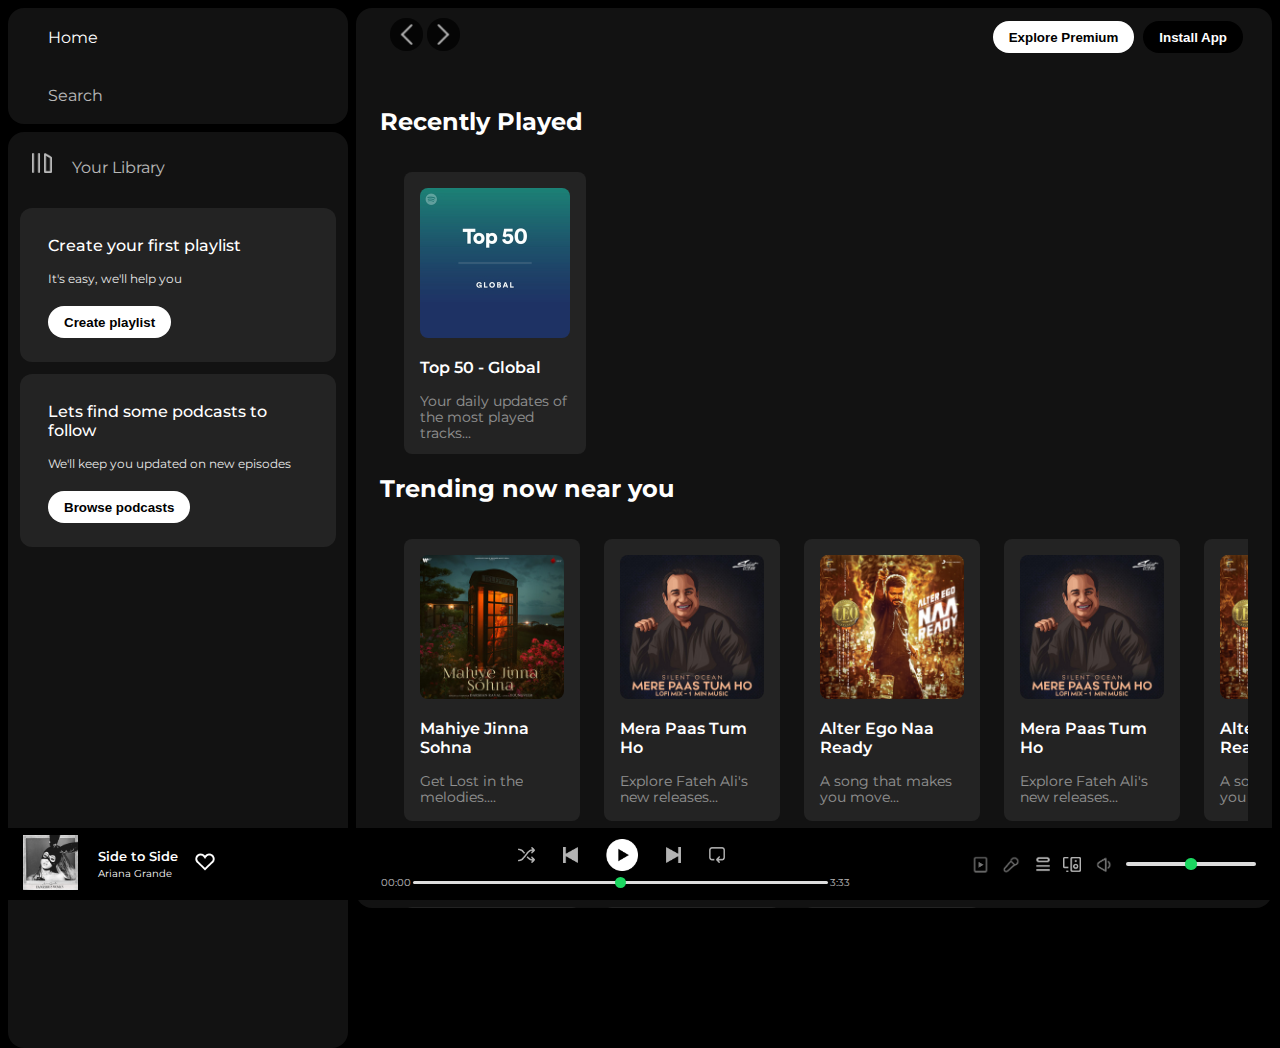
<file: index.html>
<!DOCTYPE html>
<html lang="en">
<head>
    <meta charset="UTF-8">
    <meta name="viewport" content="width=device-width, initial-scale=1.0">
    <link rel="icon" href="/image assets/logo.png">
    <title>Spotify - Web Player: Music for everyone</title>
    <link rel="stylesheet" href="https://cdnjs.cloudflare.com/ajax/libs/font-awesome/6.4.2/css/all.min.css" integrity="sha512-z3gLpd7yknf1YoNbCzqRKc4qyor8gaKU1qmn+CShxbuBusANI9QpRohGBreCFkKxLhei6S9CQXFEbbKuqLg0DA==" crossorigin="anonymous" referrerpolicy="no-referrer" />
    <link rel="preconnect" href="https://fonts.googleapis.com">
<link rel="preconnect" href="https://fonts.gstatic.com" crossorigin>
<link href="https://fonts.googleapis.com/css2?family=Montserrat:wght@300;400;500;600;700&display=swap" rel="stylesheet">
<link rel="stylesheet" href="/style.css">
</head>
<body>
    <div class="main">
        <div class="sidebar">
            <div class="nav">
                <div class="nav-option" style="opacity: 1;">
                    <i class="fa-solid fa-house"></i>
                    <a href="#">Home</a>
                </div>
                <div class="nav-option">
                    <i class="fa-solid fa-magnifying-glass"></i>
                    <a href="#">Search</a>
                </div>
            </div>
            <div class="library ">
                <div class="options">
                    <div class="lib-options nav-option"">
                        <img src="image assets/library_icon.png">
                        <a href="#">Your Library</a>
                    </div>
                    <div class="icons">
                        <i class="fa-solid fa-plus"></i>
                        <i class="fa-solid fa-arrow-right"></i>
                    </div>
                </div>
                <div class="lib-box">
                    <div class="box">
                        <p class="box-p1">Create your first playlist</p>
                        <p class="box-p2">It's easy, we'll help you</p>
                        <button class="badge">Create playlist</button>
                    </div>
                    <div class="box">
                        <p class="box-p1">Lets find some podcasts to follow</p>
                        <p class="box-p2">We'll keep you updated on new episodes</p>
                        <button class="badge">Browse podcasts</button>
                    </div>
                </div>
            </div>
        </div>
        <div class="main-content">
            <div class="sticky-navbar">
            <div class="sticky-nav">
               <a href="DropdownMenu.html"> <i class="fa-solid fa-bars hamburger"></i></a>
                <div class="sticky-nav-icons">
                    <img src="/image assets/backward_icon.png">
                    <img src="/image assets/forward_icon.png">
                </div>
                <div class="sticky-nav-options">
                    <button class="badge opt1 mrgn-ryt">Explore Premium</button>
                    <button class="badge opt2 hide mrgn-ryt">Install App</button>
                    <i class="fa-regular fa-user"></i>
                </div>
            </div>
        </div>
               
                <h2>Recently Played</h2>
                <div class="card-container">
                    <div class="card">
                        <img src="image assets/card1img.jpeg" class="card-img" >
                        <p class="card-title">Top 50 - Global </p>
                        <p class="card-info">Your daily updates of the most played tracks...</p>
                    </div>
                </div>

              
                <h2>Trending now near you</h2>
                <div class="container-outer">
                <div class="card-container cc1">
                    <div class="card">
                        <img src="image assets/card2img.jpeg" class="card-img" >
                        <p class="card-title">Mahiye Jinna Sohna </p>
                        <p class="card-info">Get Lost in the melodies....</p>
                    </div>
                
            
                    <div class="card">
                        <img src="image assets/card3img.jpeg" class="card-img" >
                        <p class="card-title">Mera Paas Tum Ho</p>
                        <p class="card-info">Explore Fateh Ali's new releases...</p>
                    </div>
               

                    <div class="card">
                        <img src="image assets/card4img.jpeg" class="card-img" >
                        <p class="card-title">Alter Ego Naa Ready </p>
                        <p class="card-info">A song that makes you move...</p>
                    </div>

                    <div class="card">
                        <img src="image assets/card3img.jpeg" class="card-img" >
                        <p class="card-title">Mera Paas Tum Ho</p>
                        <p class="card-info">Explore Fateh Ali's new releases...</p>
                    </div>

                    <div class="card">
                        <img src="image assets/card4img.jpeg" class="card-img" >
                        <p class="card-title"> Alter Ego Naa Ready</p>
                        <p class="card-info">A song that makes you move...</p>
                    </div>
            
                </div>
                </div>

                <h2>Featured Charts</h2>
                <div class="container-outer">
                <div class="card-container cc2">
                    <div class="card">
                        <img src="image assets/card5img.jpeg" class="card-img" >
                        <p class="card-title">Top Globals </p>
                        <p class="card-info">From every corner of the world, one song unites us all...</p>
                    </div>
                
            
                    <div class="card">
                        <img src="image assets/card6img.jpeg" class="card-img" >
                        <p class="card-title">Top Indian </p>
                        <p class="card-info">A blend of tradition and modernity in every note...</p>
                    </div>
               

                    <div class="card">
                        <img src="image assets/card1img.jpeg" class="card-img" >
                        <p class="card-title">Top 50 - Global </p>
                        <p class="card-info">A melody that transcends borders...</p>
                    </div>

                </div>
                </div>
                    <div class="company">
                        <div class="section1">
                            <div class="a1">
                                <ul>
                                    <li>Company</li>
                                    <li>About</li>
                                    <li>Jobs</li>
                                    <li>For the Record</li>
                                </ul>
                            </div>
                            <div class="a2">
                                <ul>
                                    <li>Communities</li>
                                    <li>For Artists</li>
                                    <li>Developers</li>
                                    <li>Advertising</li>
                                    <li>Inverstors</li>
                                    <li>Vendors</li>
                                </ul>
                            </div>
                            <div class="a3">
                                <ul>
                                    <li>Useful links</li>
                                    <li>Support</li>
                                    <li>Free Mobile App</li>
                                </ul>
                            </div>
                        </div>
                        <div class="section2">
                            <i class="fa-brands fa-instagram"></i>
                            <i class="fa-brands fa-twitter"></i>
                            <i class="fa-brands fa-facebook"></i>
                        </div>
                        <div class="line">
                            &#169; 2023 Spotify AB
                        </div>
                    </div>
            
                
        </div>
        <div class="music-player">
            <div class="album">
                <div class="pic">
                    <img src="image assets/album_pic.png">
                </div>
                <div class="info">
                    <p>Side to Side</p>
                    <p>Ariana Grande</p>
                </div>
                <div class="fav">
                    <img src="image assets/album_icon1.png">
                </div>

            </div>
            <div class="player">
                <div class="player-controls">
                    <img src="/image assets/player_icon1.png" class="player-control-icon">
                    <img src="/image assets/player_icon2.png" class="player-control-icon">
                    <img src="/image assets/player_icon3.png" class="player-control-icon" style="opacity: 1; height: 2rem;">
                    <img src="/image assets/player_icon4.png" class="player-control-icon">
                    <img src="/image assets/player_icon5.png" class="player-control-icon">
                </div>
                <div class="playback-bar">
                    <span class="curr-time">00:00</span>
                    <input type="range" min="0" max="100" class="progress-bar" step="1">
                    <span class="tot-time">3:33</span>
                </div>
            </div>
            <div class="controls">
                <img src="/image assets/controls_icon1.png" style=" height: 2.1875rem;" >
                <img src="/image assets/controld_icon2.png" style=" height: 2.1875rem; margin-left: -3px;" >
                <img src="/image assets/controls_icon3.png" style=" height: 1.25rem;
                padding-top: 7.5px; ">
                <img src="/image assets/controls_icon4.png" style=" height: .9375rem;
                padding-top: 10px;">
                <img src="/image assets/controls_icon5.png" style=" height: 2.1875rem;">
                <input type="range" class="progress-bar"
                style=" max-width: 130px; min-width: 80px;" >
            </div>
        </div>
    </div>
</body>
</html>
</file>
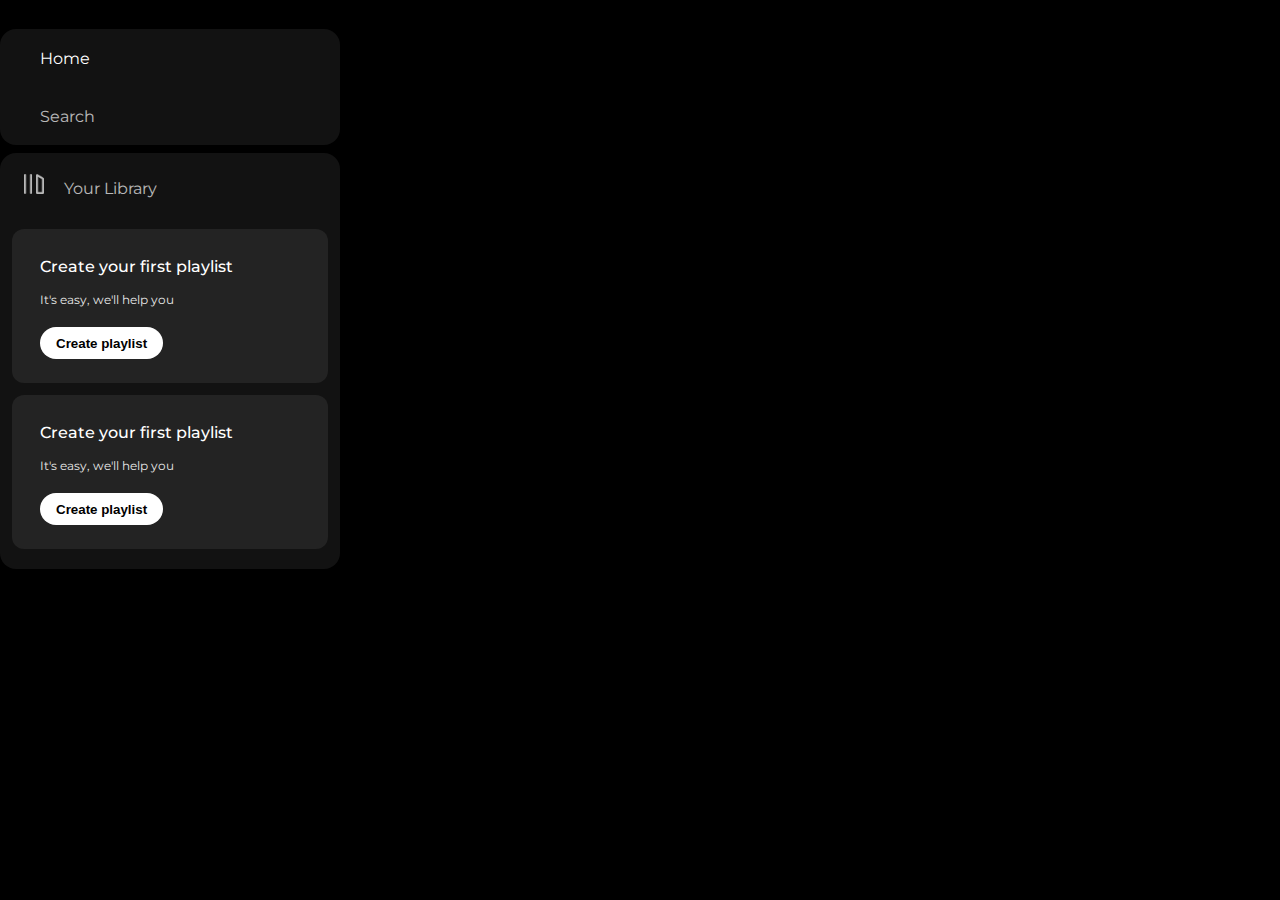
<file: DropdownMenu.html>
<!DOCTYPE html>
<html lang="en">
<head>
    <meta charset="UTF-8">
    <meta name="viewport" content="width=device-width, initial-scale=1.0">
    <title>Dropdown Menu</title>
    <link rel="stylesheet" href="https://cdnjs.cloudflare.com/ajax/libs/font-awesome/6.4.2/css/all.min.css" integrity="sha512-z3gLpd7yknf1YoNbCzqRKc4qyor8gaKU1qmn+CShxbuBusANI9QpRohGBreCFkKxLhei6S9CQXFEbbKuqLg0DA==" crossorigin="anonymous" referrerpolicy="no-referrer" />
    <link rel="preconnect" href="https://fonts.googleapis.com">
<link rel="preconnect" href="https://fonts.gstatic.com" crossorigin>
<link href="https://fonts.googleapis.com/css2?family=Montserrat:wght@300;400;500;600;700&display=swap" rel="stylesheet">
<link rel="stylesheet" href="/style2.css">
</head>
<body>
    <div class="screen1">
        <div class="sidebar">
            <div class="ham_burger">
                <a href="index.html"><i class="fa-solid fa-bars"></i></a>
            </div>
            <div class="nav">
                <div class="nav-option" style="opacity: 1;">
                    <i class="fa-solid fa-house"></i>
                    <a href="#">Home</a>
                </div>
                <div class="nav-option">
                    <i class="fa-solid fa-magnifying-glass"></i>
                    <a href="#">Search</a>
                </div>
            </div>
            <div class="library ">
                <div class="options">
                    <div class="lib-options nav-option"">
                        <img src="image assets/library_icon.png">
                        <a href="#">Your Library</a>
                    </div>
                    <div class="icons">
                        <i class="fa-solid fa-plus"></i>
                        <i class="fa-solid fa-arrow-right"></i>
                    </div>
                </div>
                <div class="lib-box">
                    <div class="box">
                        <p class="box-p1">Create your first playlist</p>
                        <p class="box-p2">It's easy, we'll help you</p>
                        <button class="badge">Create playlist</button>
                    </div>
                    <div class="box">
                        <p class="box-p1">Create your first playlist</p>
                        <p class="box-p2">It's easy, we'll help you</p>
                        <button class="badge">Create playlist</button>
                    </div>
                </div>
            </div>
        </div>
    </div>

</body>
</html>
</file>
<file: style.css>
body{
    font-family: 'Montserrat', sans-serif;
    margin: 0;
    background-color: #000;
    color: #fff;
    overflow: hidden;
}
.main{
    display: flex;
    height: 100vh;
    padding: 0.5rem;
}
.sidebar{
    background-color: black;
    width: 340px;
    border-radius: 1rem;
    margin-right: 0.5rem;
}
.main-content{
    background-color: #121212;
    flex: 1;
    border-radius: 1rem;
    overflow: auto;
    padding: 0 1.5rem ;
}
.main-content::-webkit-scrollbar {
    width: 0px;
  }

.music-player{
    background-color: black;
    position: fixed;
    bottom: 0;
    width: 100%;
    height: 72px;
}
a{
    text-decoration: none;
    color: white;
}
.nav{
    background-color: #121212;
    border-radius: 1rem;
    display: flex;
    flex-direction: column;
    justify-content: center;
    height: 100px;
    padding: 0.5rem 0.75rem;
}
.nav-option{
    line-height: 2.5rem;
    opacity: 0.7;
    padding: 0.5rem 0.75rem;
}
.nav-option:hover{
    opacity: 1;
}
.nav-option i{
    font-size:1.25rem ;
}
.nav-option a{
    font-size: 1rem;
    margin-left:1rem ;
}
.library{
    background-color: #121212;;
    border-radius: 1rem;
    height: 100%;
    margin-top: 0.5rem;
    padding: 0.5rem 0.75rem;
}
.options{
    display: flex;
    justify-content: space-between;
    align-items: center;
}
.lib-options img{
    height: 1.25rem;
    width: 1.25rem;
}
.icons{
    font-size: 1.25rem;
    opacity: 0.7;
    display: flex;
}
.icons i{
    opacity: 0.7;
    margin-right: 1rem;
}
.icons i:hover{
    opacity: 1;
}
.box{
    background-color: #232323;
    min-height: 8rem;
    border-radius: 0.75rem;
    margin: 0.75rem 0;
    padding: 0.75rem 1.75rem 0;
}
.box-p1{
    font-size: 1rem;
    font-weight: 500;

}
.box-p2{
    font-size: 0.75rem;
    opacity: 0.9;
}
.badge{
    background-color: #fff;
    border: none;
    border-radius:100px ;
    padding: 0.25rem 1rem;
    font-weight: 700;
    margin-top:0.5rem;
    margin-bottom: 1.5rem;
    height: 2rem;
    width: fit-content;
}
@media(max-width:1030px){
    .opt1{
        display: none;
    }
}
.opt2{
    background-color: black;
    color: white;
}
.sticky-nav-icons{
    margin-left: -200px;
}
.sticky-nav-icons img{
    background-color: black;
    opacity: 0.7;
    border-radius: 1rem;
    height: 25px;
    width: 25px;
    padding: 4px;
}
.sticky-nav-icons img:hover{
    opacity: 1;
}
.sticky-nav{
    display: flex;
    justify-content: space-between;
    background-color: #121212;
    padding-bottom: 10px;
    
}

.sticky-navbar{
    position: -webkit-sticky;
    position: sticky;
    top: 0;
    z-index: 10;
}

.sticky-nav i:first-child{
    padding-top: 15px;
   font-size: 23px;
}
.hamburger{
    display: none;
}
.sticky-nav-options{
    margin-top: 0.3125em;
} 
.sticky-nav-icons{
    position:absolute;
    left:0%;
    margin-left: 0.625em;
    margin-top: 0.625em;
}
.mrgn-ryt{
    margin-right: 0.375em;
}
.container-outer{
    overflow: auto;
}
.container-outer::-webkit-scrollbar{
    width: 0;
}
.card{
    background-color: #232323;
    width: 150px;
    height: 250px;
    border-radius: 0.5rem;
    padding: 1rem;
    margin-left: 1.5rem;
    margin-top: 1rem;
    
}
 div .card-container{
    display: flex;
    overflow: auto;
}
.cc1{
    width: 62.5rem;
    height: 18.75rem;
}
.cc2{
    width: 37.5rem;
    height: 18.75rem;
}
.card-img{
   width: 100%; 
   border-radius: 0.5rem;
}
.card-title{
    font-weight: 600;
}
.card-info{
    font-size: 0.85rem;
    opacity: 0.5;
}


.music-player{
    display: flex;
    justify-content: space-between;
    align-items: center;
}
.album{
    width: 25%;
}
.player{
    width: 50%;
}
.controls{
    width: 25%;
}
.player-controls{
    display: flex;
    justify-content: center;
    align-items: center;
    padding-left: 40px;
}
.player-control-icon{
    height: 1rem;
    margin-right:1.75rem ;
    opacity: 0.7;
}
.player-control-icon:hover{
    opacity: 1;
}
.playback-bar{
    display: flex;
    justify-content: center;
    align-items: center;
    margin-top: 5px;
}

.progress-bar{
    width: 70%;
    appearance: none;
    background-color: transparent;
    cursor:pointer ;
}
.progress-bar::-webkit-slider-runnable-track{
    background-color: #ddd;
    border-radius: 100px;
    height: 0.2rem;

}
.progress-bar::-webkit-slider-thumb{
   appearance: none;
   height: 0.7rem;
   width: 0.7rem;
   background-color: #1bd760 ;
   border-radius: 50%;
   margin-top: -4px;
   
   
}
span{
    font-size: 0.625rem;
    opacity: 0.7;
}
.controls{
    display: flex;
    justify-content: flex-end;
    padding-left: 50px;
    padding-right: 30px;
}
.controls img{
   margin-right: .625rem;
   opacity: 0.7;
}
.controls img:hover{
    color: white;
    opacity: 1;
}
.album{
    display: flex;
    padding-left: 15px;
}
.pic img{
   width: 55px;
   height: 55px;
   padding-right: 20px;
}
.info{
    margin-right: 15px;
}
.info p:first-child{
    font-size: 13px;
    font-weight: 600;
    margin-bottom:3px;
}
.info p:last-child{
    font-size: 10px;
    margin-top:3px;
}
.fav{
    padding-top: 15px;
}
@media(max-width:920px){
    .sidebar{
        display: none;
    }
    .sticky-nav-icons{
        visibility: hidden;
    }
    .hamburger{
        display: inline-block;
    }
}
@media(max-width:900px){
    .music-player{
        display: none;
    }
}
@media(max-width:330px){
    .hide{
        display: none;
    }
    .sticky-nav-options i{
        padding-top: 10px;
    }
}
ul{
    padding: 0;
}
li{
    list-style-type: none;
    margin-bottom: .5rem;
    color: #a7a7a7;
    font-weight: 400;
}
li:hover{
    text-decoration: underline;
}
.section1{
    display: flex;
    max-width: 100%;
    flex-wrap: wrap;
}
.company{
    margin-top: 5rem;
}
.a1 ,.a2 ,.a3{
    height: 200px;
    margin-right: 50px;
}
ul li:first-child{
    color: white;
    font-weight: 600;
}
.section1  div:first-child,.section1  div:last-child{
    margin-bottom: -50px;
}
.section2{
    width: 300px;
    height: 70px;
    margin-top: 30px;
}
.section2 i{
    font-size: 25px;
    margin-right: 20px;
}
.line{
    height: 150px;
    border-top:0.01px solid rgba(135, 130, 130,0.4);
    padding-top: 30px;
    color:#a7a7a7 ;
    opacity: 0.5;
    font-weight: 600;
    font-size: 13px;
}
</file>
<file: style2.css>
body{
    font-family: 'Montserrat', sans-serif;
    margin: 0;
    background-color: #000;
    overflow: hidden;
    color: #fff;
}
.sidebar{
    background-color: black;
     max-width: 340px;
    border-radius: 1rem;
    margin-right: 0.5rem;
}
a{
    text-decoration: none;
    color: white;
}
.nav{
    background-color: #121212;
    border-radius: 1rem;
    display: flex;
    flex-direction: column;
    justify-content: center;
    height: 100px;
    padding: 0.5rem 0.75rem;
}
.nav-option{
    line-height: 2.5rem;
    opacity: 0.7;
    padding: 0.5rem 0.75rem;
}
.nav-option:hover{
    opacity: 1;
}
.nav-option i{
    font-size:1.25rem ;
}
.nav-option a{
    font-size: 1rem;
    margin-left:1rem ;
}
.library{
    background-color: #121212;;
    border-radius: 1rem;
    height: 100%;
    margin-top: 0.5rem;
    padding: 0.5rem 0.75rem;
}
.options{
    display: flex;
    justify-content: space-between;
    align-items: center;
}
.lib-options img{
    height: 1.25rem;
    width: 1.25rem;
}
.icons{
    font-size: 1.25rem;
    opacity: 0.7;
    display: flex;
}
.icons i{
    opacity: 0.7;
    margin-right: 1rem;
}
.icons i:hover{
    opacity: 1;
}
.box{
    background-color: #232323;
    min-height: 8rem;
    border-radius: 0.75rem;
    margin: 0.75rem 0;
    padding: 0.75rem 1.75rem 0;
}
.box-p1{
    font-size: 1rem;
    font-weight: 500;

}
.box-p2{
    font-size: 0.75rem;
    opacity: 0.9;
}
.badge{
    background-color: #fff;
    border: none;
    border-radius:100px ;
    padding: 0.25rem 1rem;
    font-weight: 700;
    margin-top:0.5rem;
    margin-bottom: 1.5rem;
    height: 2rem;
    width: fit-content;
}
@media(max-width:1030px){
    .opt1{
        display: none;
    }
}
.opt2{
    background-color: black;
    color: white;
}
.ham_burger i{
   margin: 15px;
   font-size: 1.5rem;
}
</file>
